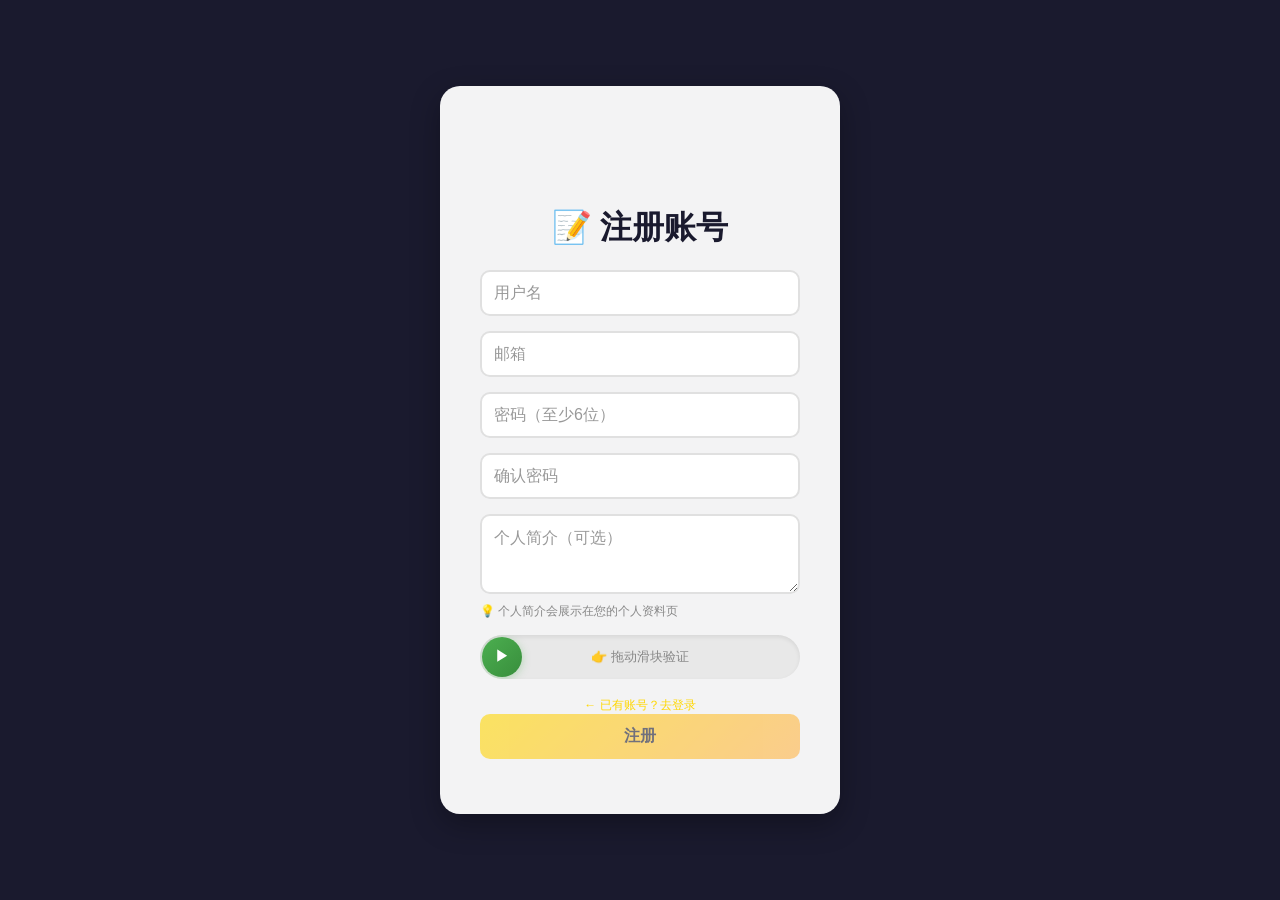
<file: register.html>
<!DOCTYPE html>
<html lang="zh-CN">
<head>
    <script src="js/theme.js?v=4"></script>

<script>const WORKER_API='https://worker.nflshcchat.cc.cd';</script>

    <meta charset="UTF-8">
    <meta name="viewport" content="width=device-width, initial-scale=1.0">
    <title>NFLSHC Chat - 注册</title>
    <style>
        * { margin: 0; padding: 0; box-sizing: border-box; }
        body {
            font-family: 'Segoe UI', Tahoma, Geneva, Verdana, sans-serif;
            background: linear-gradient(135deg, var(--bg-primary) 0%, var(--bg-secondary) 100%);
            min-height: 100vh;
            transition: background 0.4s;
            display: flex;
            justify-content: center;
            align-items: center;
            padding: 20px;
        }
        .register-container {
            max-width: 400px;
            width: 100%;
            padding: 40px;
            background: rgba(255,255,255,0.95);
            border-radius: 20px;
            box-shadow: 0 10px 30px rgba(0,0,0,0.3);
        }
        .logo {
            width: 60px;
            height: 60px;
            margin: 0 auto 20px;
            background-image: url('https://cdn.luogu.com.cn/upload/image_hosting/91if3kid.png');
            background-size: contain;
            background-repeat: no-repeat;
            background-position: center;
        }
        h1 { text-align: center; color: #1a1a2e; margin-bottom: 20px; }
        input, textarea {
            width: 100%;
            padding: 12px;
            margin-bottom: 15px;
            border: 2px solid #e0e0e0;
            border-radius: 10px;
            font-size: 16px;
            background: #ffffff;
            color: #333333;
        }
        input:focus, textarea:focus {
            border-color: #ffd700;
            outline: none;
            box-shadow: 0 0 0 3px rgba(255,215,0,0.15);
        }
        input::placeholder, textarea::placeholder {
            color: #999;
        }
        textarea { resize: vertical; min-height: 80px; font-family: inherit; }
        input:focus, textarea:focus { outline: none; border-color: #ffd700; }
        button {
            width: 100%;
            padding: 12px;
            background: linear-gradient(135deg, #ffd700 0%, #ffb347 100%);
            color: #1a1a2e;
            border: none;
            border-radius: 10px;
            font-size: 16px;
            font-weight: bold;
            cursor: pointer;
            transition: all 0.3s;
        }
        button:hover:not(:disabled) { transform: translateY(-2px); }
        button:disabled {
            opacity: 0.6;
            cursor: not-allowed;
            transform: none;
        }
        .message { margin-top: 15px; text-align: center; font-size: 14px; }
        .hint { font-size: 12px; color: var(--text-muted, #666); margin-top: -10px; margin-bottom: 15px; }

        /* ===== 滑块验证样式 ===== */
        .slider-wrapper {
            margin: 10px 0 18px 0;
            width: 100%;
        }
        .slider-container {
            width: 100%;
            height: 44px;
            background-color: #e8e8e8;
            border-radius: 22px;
            position: relative;
            user-select: none;
            box-shadow: inset 0 2px 4px rgba(0,0,0,0.08);
            overflow: hidden;
        }
        .slider-container.verified {
            border: 2px solid #4CAF50;
            background-color: #e8f5e9;
        }
        .slider-progress {
            height: 100%;
            background: linear-gradient(90deg, #a5d6a7, #66bb6a);
            border-radius: 22px;
            width: 0%;
            position: absolute;
            left: 0;
            top: 0;
            transition: width 0.05s linear;
        }
        .slider-track {
            height: 100%;
            width: 100%;
            display: flex;
            align-items: center;
            justify-content: center;
            color: var(--text-muted, #666);
            font-size: 13px;
            position: relative;
            z-index: 1;
        }
        .slider-thumb {
            width: 40px;
            height: 40px;
            background: linear-gradient(135deg, #4CAF50, #388E3C);
            border-radius: 50%;
            position: absolute;
            left: 2px;
            top: 2px;
            cursor: grab;
            box-shadow: 0 2px 8px rgba(76, 175, 80, 0.35);
            transition: box-shadow 0.2s ease, background 0.3s ease;
            display: flex;
            align-items: center;
            justify-content: center;
            color: white;
            font-size: 16px;
            z-index: 2;
        }
        .slider-thumb:active {
            cursor: grabbing;
            box-shadow: 0 4px 12px rgba(76, 175, 80, 0.5);
        }
        .slider-thumb .arrow { font-size: 14px; font-weight: bold; }
        .slider-container.verified .slider-thumb {
            background: linear-gradient(135deg, #2196F3, #1565C0);
            box-shadow: 0 2px 8px rgba(33, 150, 243, 0.4);
        }
        .slider-container.verified .slider-progress {
            background: linear-gradient(90deg, #90caf9, #42a5f5);
        }
        .slider-container.verified .slider-track .hint-text {
            color: #1565C0;
        }
    </style>
    <link rel="stylesheet" href="css/themes.css">
</head>
<body>
    <div class="register-container">
        <div class="logo"></div>
        <h1>📝 注册账号</h1>
        <input type="text" id="username" placeholder="用户名">
        <input type="email" id="email" placeholder="邮箱">
        <input type="password" id="password" placeholder="密码（至少6位）">
        <input type="password" id="confirm" placeholder="确认密码">
        <textarea id="bio" placeholder="个人简介（可选）"></textarea>
        <div class="hint">💡 个人简介会展示在您的个人资料页</div>

        <!-- 滑块验证 -->
        <div class="slider-wrapper">
            <div class="slider-container" id="slider">
                <div class="slider-progress" id="progress"></div>
                <div class="slider-track">
                    <span class="hint-text" id="hintText">👉 拖动滑块验证</span>
                    <div class="slider-thumb" id="thumb">
                        <span class="arrow">▶</span>
                    </div>
                </div>
            </div>
        </div>

        <p style="margin-top:10px;text-align:center;font-size:12px;"><a id="backToLogin" style="color:var(--accent-color);cursor:pointer;">← 已有账号？去登录</a></p>
        <button id="registerBtn" disabled>注册</button>
        <div id="message" class="message"></div>
    </div>

    
    <script>
        // ============================================================
        //  滑块验证逻辑
        // ============================================================
        (function() {
            const slider = document.getElementById('slider');
            const thumb = document.getElementById('thumb');
            const progress = document.getElementById('progress');
            const hintText = document.getElementById('hintText');
            const registerBtn = document.getElementById('registerBtn');

            let isDragging = false;
            let isVerified = false;

            const THUMB_WIDTH = 40;

            function handleStart(e) {
                if (isVerified) return;
                e.preventDefault();
                isDragging = true;
                thumb.style.cursor = 'grabbing';
                document.addEventListener('mousemove', handleMove);
                document.addEventListener('mouseup', handleEnd);
                document.addEventListener('touchmove', handleMove, { passive: false });
                document.addEventListener('touchend', handleEnd, { passive: false });
            }

            function handleMove(e) {
                if (!isDragging || isVerified) return;
                e.preventDefault();

                let clientX;
                if (e.type === 'touchmove') {
                    clientX = e.touches[0].clientX;
                } else {
                    clientX = e.clientX;
                }

                const rect = slider.getBoundingClientRect();
                const maxOffset = rect.width - THUMB_WIDTH - 4;
                let offset = clientX - rect.left - THUMB_WIDTH / 2;
                offset = Math.max(0, Math.min(offset, maxOffset));

                thumb.style.left = offset + 'px';
                progress.style.width = ((offset / maxOffset) * 100) + '%';

                if (offset >= maxOffset - 2) {
                    verifySuccess();
                }
            }

            function handleEnd(e) {
                if (!isDragging) return;
                isDragging = false;
                thumb.style.cursor = 'grab';
                document.removeEventListener('mousemove', handleMove);
                document.removeEventListener('mouseup', handleEnd);
                document.removeEventListener('touchmove', handleMove);
                document.removeEventListener('touchend', handleEnd);

                if (!isVerified) {
                    resetSlider();
                }
            }

            function verifySuccess() {
                if (isVerified) return;
                isVerified = true;
                slider.classList.add('verified');
                hintText.textContent = '✅ 验证通过！';
                registerBtn.disabled = false;
                registerBtn.style.opacity = '1';
                registerBtn.style.cursor = 'pointer';
                const rect = slider.getBoundingClientRect();
                const maxOffset = rect.width - THUMB_WIDTH - 4;
                thumb.style.left = maxOffset + 'px';
                progress.style.width = '100%';
            }

            function resetSlider() {
                if (isVerified) {
                    isVerified = false;
                    slider.classList.remove('verified');
                    hintText.textContent = '👉 拖动滑块验证';
                    registerBtn.disabled = true;
                }
                thumb.style.left = '2px';
                progress.style.width = '0%';
                thumb.style.cursor = 'grab';
                document.removeEventListener('mousemove', handleMove);
                document.removeEventListener('mouseup', handleEnd);
                document.removeEventListener('touchmove', handleMove);
                document.removeEventListener('touchend', handleEnd);
            }

            window.resetSlider = resetSlider;

            thumb.addEventListener('mousedown', handleStart);
            thumb.addEventListener('touchstart', handleStart, { passive: false });

            window.addEventListener('resize', function() {
                if (isVerified) {
                    const rect = slider.getBoundingClientRect();
                    const maxOffset = rect.width - THUMB_WIDTH - 4;
                    thumb.style.left = maxOffset + 'px';
                    progress.style.width = '100%';
                }
            });

            registerBtn.disabled = true;
        })();

        // ============================================================
        //  原有代码（完全保持不变）
        // ============================================================

        // 网站 Logo URL
        const SITE_LOGO = 'https://cdn.luogu.com.cn/upload/image_hosting/91if3kid.png';

        // SHA-256 密码哈希函数
        async function hashPassword(password) {
            const encoder = new TextEncoder();
            const data = encoder.encode(password);
            const hashBuffer = await crypto.subtle.digest('SHA-256', data);
            const hashArray = Array.from(new Uint8Array(hashBuffer));
            return hashArray.map(b => b.toString(16).padStart(2, '0')).join('');
        }

        async function register() {
            // 检查滑块是否已验证
            const slider = document.getElementById('slider');
            if (!slider.classList.contains('verified')) {
                document.getElementById('message').innerHTML = '<span style="color: red;">⚠️ 请先完成人机验证</span>';
                return;
            }

            const username = document.getElementById('username').value.trim();
            const email = document.getElementById('email').value.trim();
            const password = document.getElementById('password').value;
            const confirm = document.getElementById('confirm').value;
            const bio = document.getElementById('bio').value.trim() || '这个人很懒，什么都没有写。';
            const msg = document.getElementById('message');

            if (!username || !email || !password) {
                msg.innerHTML = '<span style="color: red;">请填写所有字段</span>';
                return;
            }
            if (password !== confirm) {
                msg.innerHTML = '<span style="color: red;">两次密码不一致</span>';
                return;
            }
            if (password.length < 6) {
                msg.innerHTML = '<span style="color: red;">密码至少6位</span>';
                return;
            }
            try {
                const hashedPassword = await hashPassword(password);
                const userData = {
                    username, email, password: hashedPassword, bio,
                    passwordHashed: true,
                    createdAt: new Date().toISOString(),
                    isBanned: false,
                    avatar: SITE_LOGO
                };
                const issueBody = `用户信息\n\`\`\`json\n${JSON.stringify(userData, null, 2)}\n\`\`\``;
                const createUrl = `${WORKER_API}/api/legacy/issues`;
                const res = await fetch(createUrl, {
                    method: 'POST',
                    headers: {
                        'Accept': 'application/vnd.github.v3+json',
                        'Content-Type': 'application/json'
                    },
                    body: JSON.stringify({ title: `User: ${username}`, body: issueBody, labels: ['user'] })
                });
                if (res.ok) {
                    msg.innerHTML = '<span style="color: green;">注册成功！正在跳转...</span>';
                    setTimeout(() => window.location.href = 'index.html', 1500);
                } else if (res.status === 409) {
                    msg.innerHTML = '<span style="color: red;">用户名已存在</span>';
                } else if (res.status === 403) {
                    const err = await res.json().catch(() => ({}));
                    msg.innerHTML = `<span style="color: red;">注册失败: ${err.error || '您的 IP 已被封禁'}</span>`;
                } else {
                    const err = await res.json().catch(() => ({}));
                    msg.innerHTML = `<span style="color: red;">注册失败: ${err.error || err.message || ('HTTP ' + res.status)}</span>`;
                }
            } catch (error) {
                msg.innerHTML = `<span style="color: red;">注册失败: ${error.message}</span>`;
            }
        }

        // 修改注册按钮的点击事件
        document.getElementById('registerBtn').addEventListener('click', register);
        document.getElementById('backToLogin') && document.getElementById('backToLogin').addEventListener('click', function() { window.location.href = 'index.html'; });
    </script>
    </body>
</html>
</file>
<file: css/themes.css>
:root {
    --bg-primary: #1a1a2e;
    --bg-secondary: #16213e;
    --bg-tertiary: #0f0f1a;
    --text-primary: #ffffff;
    --text-secondary: #aaa;
    --border-color: #2a2a3e;
    --accent-color: #ffd700;
    --extra-purple: #9b59b6;
    --accent-hover: #ffb347;
    --input-bg: #0f0f1a;
    --danger: #dc3545;
    --success: #28a745;
    --warning: #f39c12;
    --info: #3498db;
    --text-muted: #888;
    --accent-color-alpha: rgba(255, 200, 87, 0.12);
    --hover-bg: rgba(255, 255, 255, 0.07);
    /* 登录/注册页专用变量 */
    --login-card-bg: rgba(255,255,255,0.95);
    --login-input-bg: #ffffff;
    --login-input-border: #e0e0e0;
    --login-input-text: #333;
    --login-heading: #1a1a2e;
    --login-subtext: #666;
    --login-body-gradient: linear-gradient(135deg, #1a1a2e 0%, #16213e 100%);
    --modal-bg: #16213e;
    --modal-border: #ffd700;
    --modal-input-bg: #1a1a2e;
    --modal-input-text: #fff;
    --modal-input-border: #2a2a3e;
    --modal-hint-text: #888;
}

[data-theme="light"] {
    --bg-primary: #f5f5f5;
    --bg-secondary: #ffffff;
    --bg-tertiary: #e8e8e8;
    --text-primary: #1a1a2e;
    --text-secondary: #666;
    --border-color: #ddd;
    --accent-color: #b8860b;
    --extra-purple: #9b59b6;
    --accent-hover: #d4a017;
    --input-bg: #ffffff;
    --text-muted: #999;
    --accent-color-alpha: rgba(184, 134, 11, 0.1);
    --hover-bg: rgba(0, 0, 0, 0.04);
    --login-card-bg: rgba(255,255,255,0.95);
    --login-input-bg: #ffffff;
    --login-input-border: #ddd;
    --login-input-text: #333;
    --login-heading: #1a1a2e;
    --login-subtext: #666;
    --login-body-gradient: linear-gradient(135deg, #e0e0e8 0%, #c8ccd4 100%);
    --modal-bg: #ffffff;
    --modal-border: #b8860b;
    --modal-input-bg: #f0f0f0;
    --modal-input-text: #333;
    --modal-input-border: #ddd;
    --modal-hint-text: #888;
}

[data-theme="blue"] {
    --bg-primary: #0d2137;
    --bg-secondary: #122c47;
    --bg-tertiary: #091a2c;
    --text-primary: #ffffff;
    --text-secondary: #aaa;
    --border-color: #1a3a5c;
    --accent-color: #3498db;
    --extra-purple: #9b59b6;
    --accent-hover: #2980b9;
    --input-bg: #091a2c;
    --text-muted: #aaa;
    --accent-color-alpha: rgba(52, 152, 219, 0.12);
    --login-card-bg: rgba(255,255,255,0.95);
    --login-input-bg: #ffffff;
    --login-input-border: #e0e0e0;
    --login-input-text: #333;
    --login-heading: #1a1a2e;
    --login-subtext: #666;
    --login-body-gradient: linear-gradient(135deg, #0d2137 0%, #091a2c 100%);
    --modal-bg: #122c47;
    --modal-border: #3498db;
    --modal-input-bg: #0d2137;
    --modal-input-text: #fff;
    --modal-input-border: #1a3a5c;
    --modal-hint-text: #aaa;
}

[data-theme="purple"] {
    --bg-primary: #1a0a2e;
    --bg-secondary: #251545;
    --bg-tertiary: #0f0520;
    --text-primary: #ffffff;
    --text-secondary: #aaa;
    --border-color: #3a1a6e;
    --accent-color: #9b59b6;
    --extra-purple: #c77dff;
    --accent-hover: #8e44ad;
    --input-bg: #0f0520;
    --text-muted: #aaa;
    --accent-color-alpha: rgba(155, 89, 182, 0.12);
    --login-card-bg: rgba(255,255,255,0.95);
    --login-input-bg: #ffffff;
    --login-input-border: #e0e0e0;
    --login-input-text: #333;
    --login-heading: #1a1a2e;
    --login-subtext: #666;
    --login-body-gradient: linear-gradient(135deg, #1a0a2e 0%, #0f0520 100%);
    --modal-bg: #251545;
    --modal-border: #9b59b6;
    --modal-input-bg: #1a0a2e;
    --modal-input-text: #fff;
    --modal-input-border: #3a1a6e;
    --modal-hint-text: #aaa;
}

[data-theme="green"] {
    --bg-primary: #0a2e1a;
    --bg-secondary: #0f4525;
    --bg-tertiary: #052010;
    --text-primary: #ffffff;
    --text-secondary: #aaa;
    --border-color: #1a5c3a;
    --accent-color: #2ecc71;
    --extra-purple: #9b59b6;
    --accent-hover: #27ae60;
    --input-bg: #052010;
    --text-muted: #aaa;
    --accent-color-alpha: rgba(46, 204, 113, 0.12);
    --login-card-bg: rgba(255,255,255,0.95);
    --login-input-bg: #ffffff;
    --login-input-border: #e0e0e0;
    --login-input-text: #333;
    --login-heading: #1a1a2e;
    --login-subtext: #666;
    --login-body-gradient: linear-gradient(135deg, #0a2e1a 0%, #052010 100%);
    --modal-bg: #0f4525;
    --modal-border: #2ecc71;
    --modal-input-bg: #0a2e1a;
    --modal-input-text: #fff;
    --modal-input-border: #1a5c3a;
    --modal-hint-text: #aaa;
}

body {
    background: var(--bg-primary);
    color: var(--text-primary);
    transition: background 0.3s, color 0.3s;
}

.nav, .card, .modal-content, .room-selector, .search-card, .room-card, .user-item, .favorite-item, .result-item, .player-card, .history-list {
    background: var(--bg-secondary);
    color: var(--text-primary);
    border-color: var(--border-color);
}

/* 导航栏链接默认继承文字颜色 */
.nav a, .top-bar a {
    color: var(--text-primary);
}
.nav a:hover, .top-bar a:hover {
    color: var(--accent-color);
}

.room-item, .notice-item, .rank-item, .export-option {
    background: var(--bg-tertiary);
}

.chat-input, select, input, textarea, .search-input input, .search-filters select, .search-filters input {
    background: var(--input-bg);
    color: var(--text-primary);
    border-color: var(--border-color);
}

/* 登录/注册页白卡片内的输入框不受全局主题覆盖 */
.login-container input,
.login-container textarea,
.login-container select,
.register-container input,
.register-container textarea,
.register-container select {
    background: var(--login-input-bg) !important;
    color: var(--login-input-text) !important;
    border-color: var(--login-input-border) !important;
}

.rank-number, .stat-number, .room-name, .chat-header h3 {
    color: var(--accent-color);
}

.btn {
    background: linear-gradient(135deg, var(--accent-color) 0%, var(--accent-hover) 100%);
    color: #1a1a2e;
}

.message-bubble:not(.own .message-bubble) {
    background: var(--bg-tertiary);
}

.message.own .message-bubble {
    background: linear-gradient(135deg, var(--accent-color) 0%, var(--accent-hover) 100%);
}
</file>
